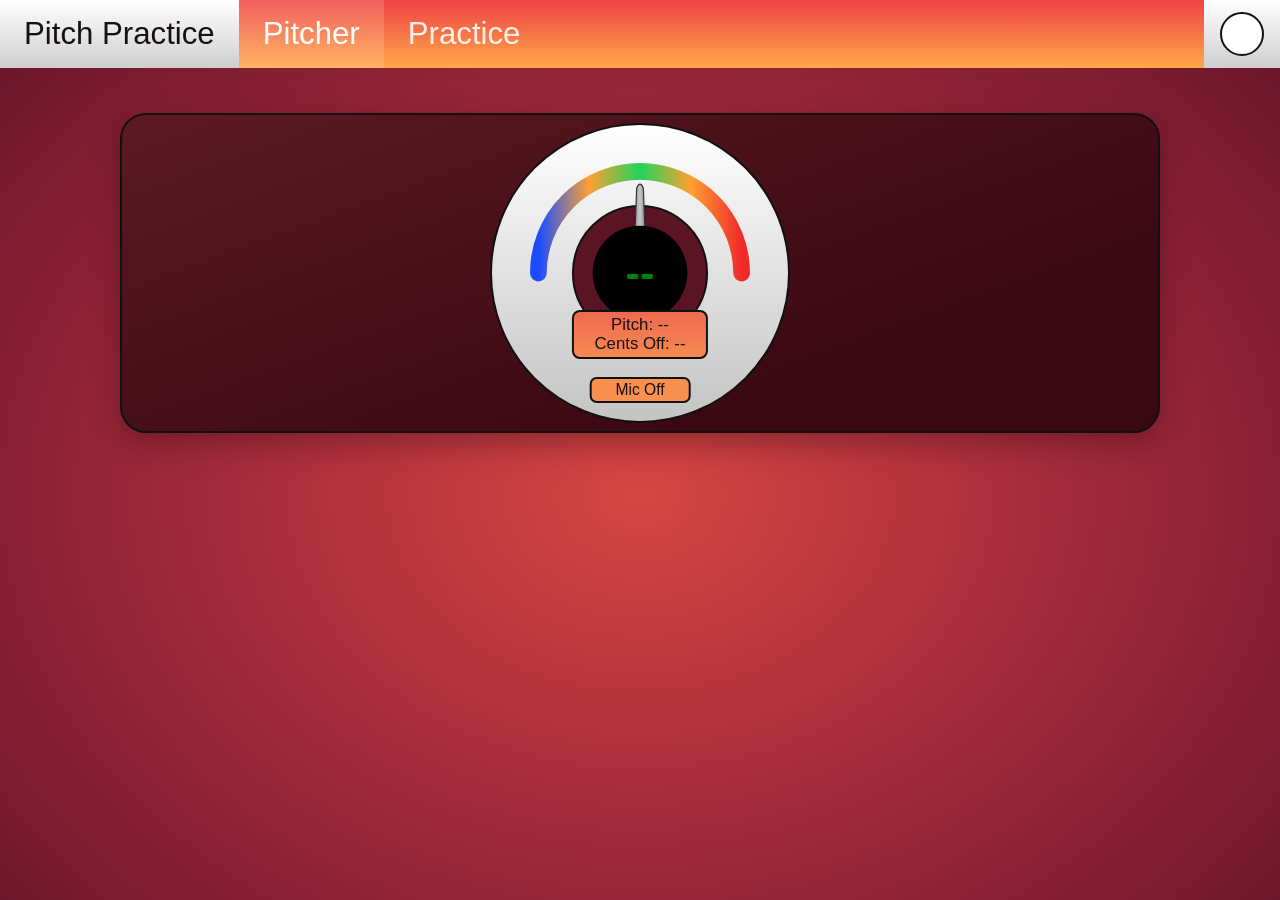
<file: Pitch Getter/index.html>
<!doctype html>
<html lang="en"><head><meta charset="utf-8"><meta name="viewport" content="width=device-width,initial-scale=1"><title>Pitcher · Pitch Practice</title><link rel="stylesheet" href="styles.css"></head>
<body>
<header class="site-header"><a class="brand" href="index.html">Pitch Practice</a><nav class="site-nav"><a href="index.html" class="active">Pitcher</a><a href="practice.html">Practice</a></nav><details class="account-menu"><summary aria-label="Open account menu"></summary><div class="menu-items"><a href="notes.html?group=learning">New Notes</a><a href="notes.html?group=learned">Learned Notes</a><a href="notes.html?group=mastered">Mastered Notes</a><button type="button" data-export-csv>Export CSV</button><label class="menu-file">Import CSV<input type="file" accept=".csv,text/csv" data-import-csv hidden></label><button type="button" data-clear-data>Clear Data</button></div></details></header>
<main><div class="screen-frame pitcher-frame"><div class="gauge" data-gauge>
<svg viewBox="0 0 300 300" aria-hidden="true"><defs>
<linearGradient id="arcg" gradientUnits="userSpaceOnUse" x1="47" y1="0" x2="253" y2="0"><stop offset="0" stop-color="#1a4dff"/><stop offset=".25" stop-color="#ffa033"/><stop offset=".5" stop-color="#1fd45a"/><stop offset=".75" stop-color="#ffa033"/><stop offset="1" stop-color="#f02a2a"/></linearGradient>
<linearGradient id="needleg" x1="0" x2="1"><stop offset="0" stop-color="#8d8d8d"/><stop offset=".5" stop-color="#c8c8c8"/><stop offset="1" stop-color="#7d7d7d"/></linearGradient></defs>
<path d="M47 150A103 103 0 0 1 253 150" fill="none" stroke="url(#arcg)" stroke-width="17" stroke-linecap="round"/>
<circle cx="150" cy="150" r="68" fill="#5a1424" stroke="#111" stroke-width="2"/>
<g id="needle"><path d="M143.5 150L146.6 64Q150 56 153.4 64L156.5 150Z" fill="url(#needleg)" stroke="#333" stroke-width="1.2"/></g>
<circle cx="150" cy="150" r="48" fill="#000"/>
<text id="hubNote" x="150" y="165" text-anchor="middle">--</text></svg>
<div class="gauge-readout"><span data-pitch-text>Pitch: --</span><br><span data-cents-text>Cents Off: --</span></div>
<button type="button" class="gauge-mic" data-mic-toggle aria-pressed="false">Mic Off</button></div></div>
<p class="mic-note" data-mic-status aria-live="polite"></p></main>
<script src="routes.js"></script>
<script src="pages.js"></script>
</body></html>
</file>
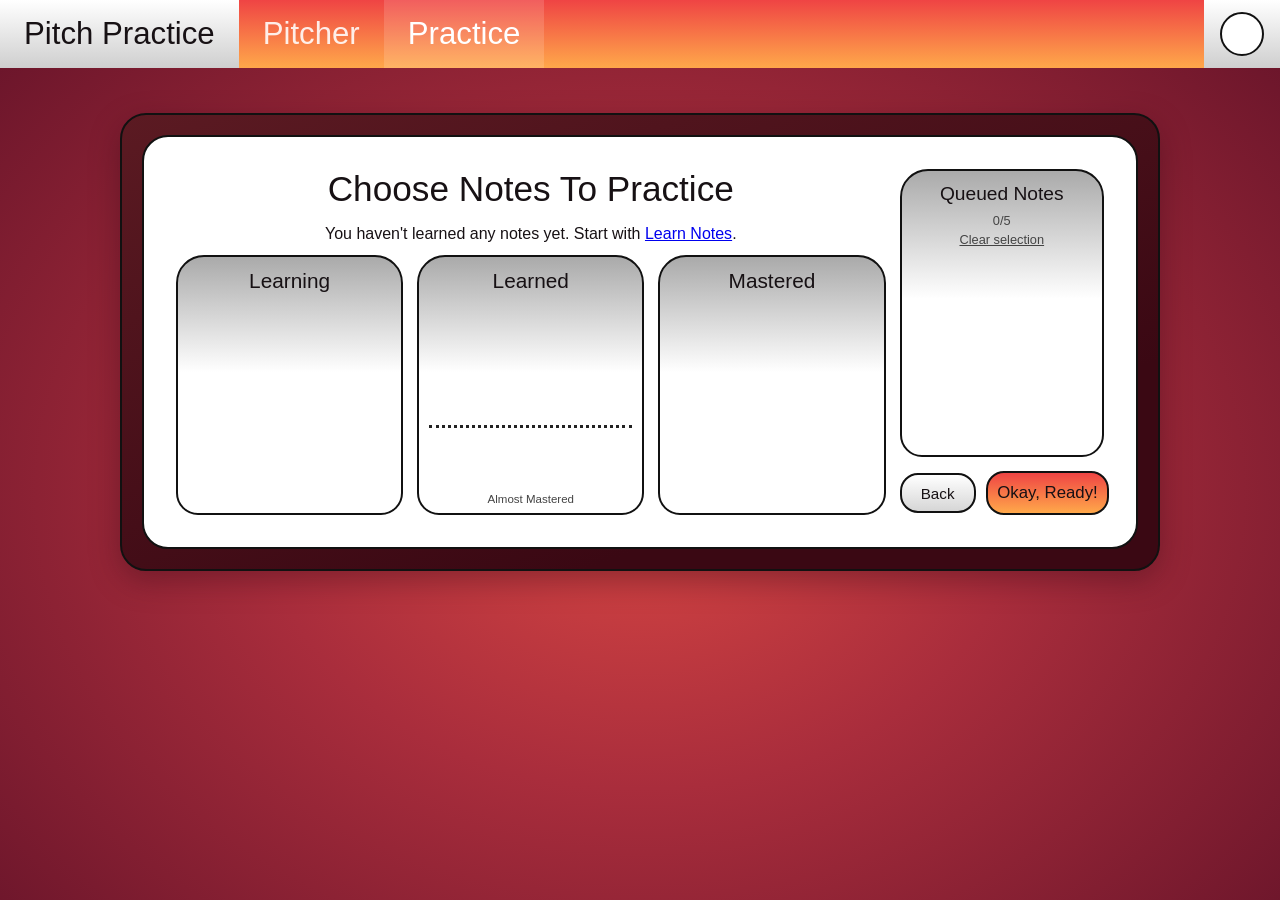
<file: Pitch Getter/choose-notes.html>
<!doctype html>
<html lang="en"><head><meta charset="utf-8"><meta name="viewport" content="width=device-width,initial-scale=1"><title>Choose Notes · Pitch Practice</title><link rel="stylesheet" href="styles.css"></head>
<body>
<header class="site-header"><a class="brand" href="index.html">Pitch Practice</a><nav class="site-nav"><a href="index.html">Pitcher</a><a href="practice.html" class="active">Practice</a></nav><details class="account-menu"><summary aria-label="Open account menu"></summary><div class="menu-items"><a href="notes.html?group=learning">New Notes</a><a href="notes.html?group=learned">Learned Notes</a><a href="notes.html?group=mastered">Mastered Notes</a><button type="button" data-export-csv>Export CSV</button><label class="menu-file">Import CSV<input type="file" accept=".csv,text/csv" data-import-csv hidden></label><button type="button" data-clear-data>Clear Data</button></div></details></header>
<main><div class="screen-frame"><section class="screen plain"><div class="choose-grid">
<h1 class="choose-title">Choose Notes To Practice</h1>
<p class="choose-hint" data-empty-hint hidden>You haven't learned any notes yet. Start with <a href="learn-note.html">Learn Notes</a>.</p>
<section class="note-group"><h2>Learning</h2><div data-note-list="learning"></div><p class="small-copy" data-learn-full hidden>Can't Learn New Notes Until More Notes Are Learned</p></section>
<section class="note-group"><h2>Learned</h2><div data-note-list="learned"></div><div class="almost"><div data-note-list="almost"></div><div class="label">Almost Mastered</div></div></section>
<section class="note-group"><h2>Mastered</h2><div data-note-list="mastered"></div></section>
<div class="right-col"><section class="queue-box"><h2>Queued Notes</h2><ol data-queue></ol><p class="queue-count"><span data-queue-count>0</span>/5</p><button type="button" class="link-btn" data-clear-queue>Clear selection</button></section>
<div class="choose-actions"><a class="button back" href="practice.html">Back</a><button type="button" class="primary" data-ready>Okay, Ready!</button></div></div>
</div></section></div></main>
<script src="routes.js"></script>
<script src="pages.js"></script>
</body></html>
</file>
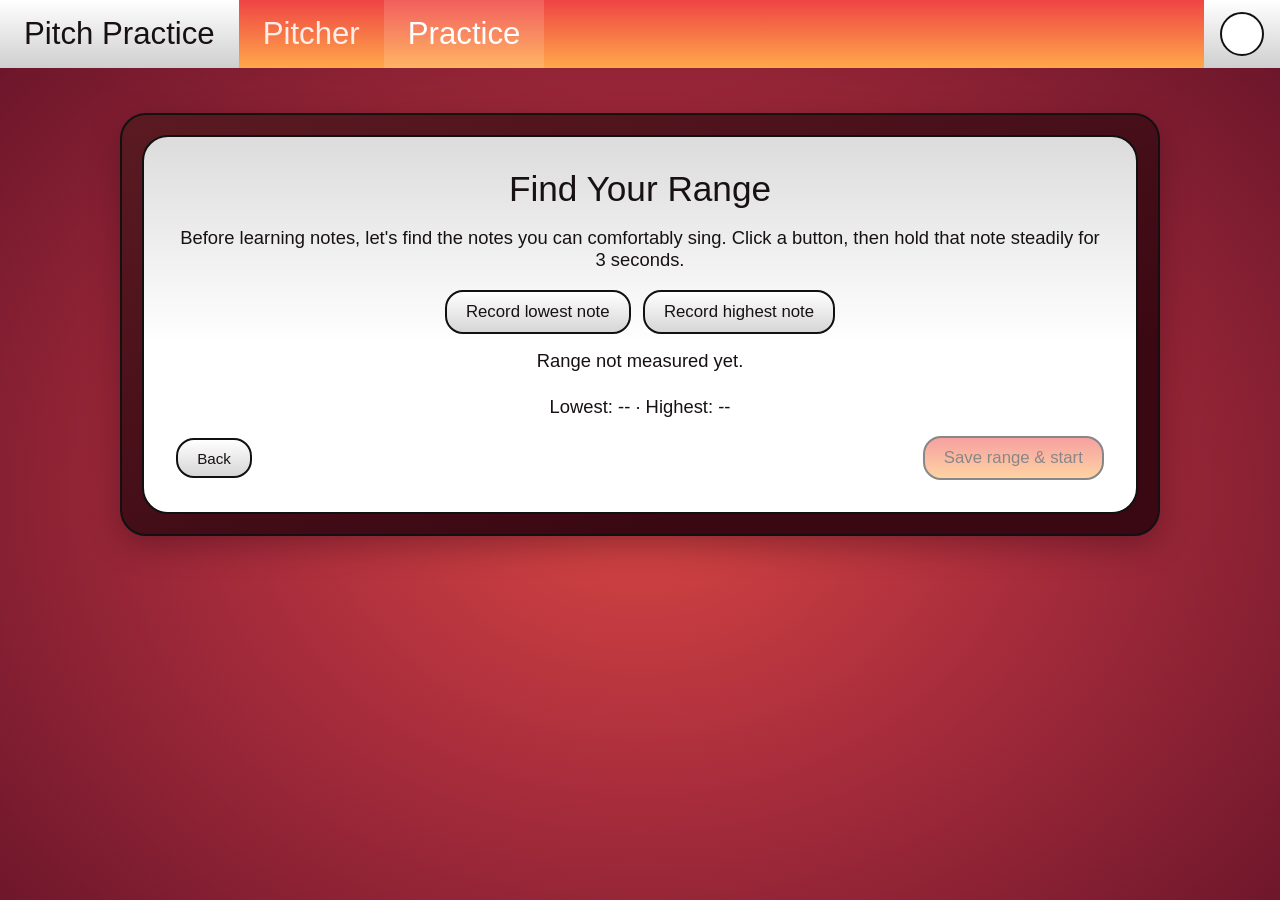
<file: Pitch Getter/learn-note.html>
<!doctype html>
<html lang="en"><head><meta charset="utf-8"><meta name="viewport" content="width=device-width,initial-scale=1"><title>Learn a Note · Pitch Practice</title><link rel="stylesheet" href="styles.css"></head>
<body>
<header class="site-header"><a class="brand" href="index.html">Pitch Practice</a><nav class="site-nav"><a href="index.html">Pitcher</a><a href="practice.html" class="active">Practice</a></nav><details class="account-menu"><summary aria-label="Open account menu"></summary><div class="menu-items"><a href="notes.html?group=learning">New Notes</a><a href="notes.html?group=learned">Learned Notes</a><a href="notes.html?group=mastered">Mastered Notes</a><button type="button" data-export-csv>Export CSV</button><label class="menu-file">Import CSV<input type="file" accept=".csv,text/csv" data-import-csv hidden></label><button type="button" data-clear-data>Clear Data</button></div></details></header>
<main><div class="screen-frame"><section class="screen learn-card" data-learn>
<h1 class="learn-title">Note: <span data-current-note>C4</span></h1>
<div data-staff></div>
<div class="learn-copy"><p>This is Note <span data-current-note>C4</span>.<br>It sounds like this: <button type="button" class="icon-btn" data-hear aria-label="Hear this note"></button></p><p class="feedback" data-feedback>Listen, find its place on the staff, then test your pitch.</p><p class="range-text" data-range-text></p><button type="button" class="link-btn" data-redo-range>Redo my range</button></div>
<div class="note-actions"><a class="button back" href="practice.html" data-back>Back</a><button type="button" data-test>Test It!</button><button type="button" class="primary" data-ready>Okay, Ready!</button></div>
</section>
<section class="screen range-card" data-range hidden><h1>Find Your Range</h1><p>Before learning notes, let's find the notes you can comfortably sing. Click a button, then hold that note steadily for 3 seconds.</p>
<div class="range-buttons"><button type="button" data-range-low>Record lowest note</button><button type="button" data-range-high>Record highest note</button></div>
<p class="feedback" data-range-status>Range not measured yet.</p><p data-range-result></p>
<div class="note-actions"><a class="button back" href="practice.html">Back</a><button type="button" class="primary" data-range-go disabled>Save range &amp; start</button></div></section></div></main>
<script src="routes.js"></script>
<script src="pages.js"></script>
</body></html>
</file>
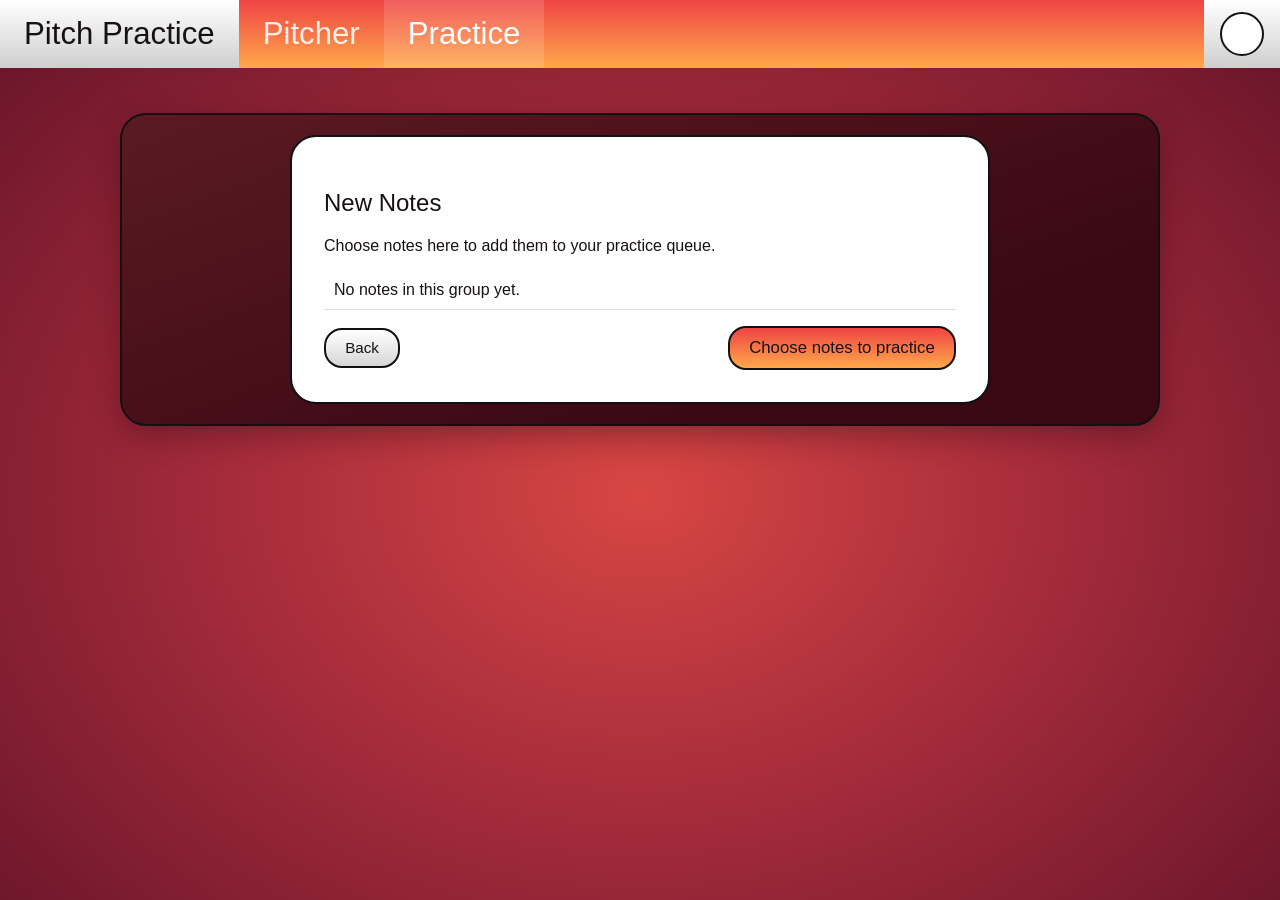
<file: Pitch Getter/notes.html>
<!doctype html>
<html lang="en"><head><meta charset="utf-8"><meta name="viewport" content="width=device-width,initial-scale=1"><title>Notes · Pitch Practice</title><link rel="stylesheet" href="styles.css"></head>
<body>
<header class="site-header"><a class="brand" href="index.html">Pitch Practice</a><nav class="site-nav"><a href="index.html">Pitcher</a><a href="practice.html" class="active">Practice</a></nav><details class="account-menu"><summary aria-label="Open account menu"></summary><div class="menu-items"><a href="notes.html?group=learning">New Notes</a><a href="notes.html?group=learned">Learned Notes</a><a href="notes.html?group=mastered">Mastered Notes</a><button type="button" data-export-csv>Export CSV</button><label class="menu-file">Import CSV<input type="file" accept=".csv,text/csv" data-import-csv hidden></label><button type="button" data-clear-data>Clear Data</button></div></details></header>
<main><div class="screen-frame"><section class="screen plain list-page"><h1 data-list-title>Notes</h1><p>Choose notes here to add them to your practice queue.</p><ul data-all-notes></ul><div class="note-actions"><a class="button back" href="practice.html">Back</a><a class="button primary" href="choose-notes.html?mode=notes">Choose notes to practice</a></div></section></div></main>
<script src="routes.js"></script>
<script src="pages.js"></script>
</body></html>
</file>
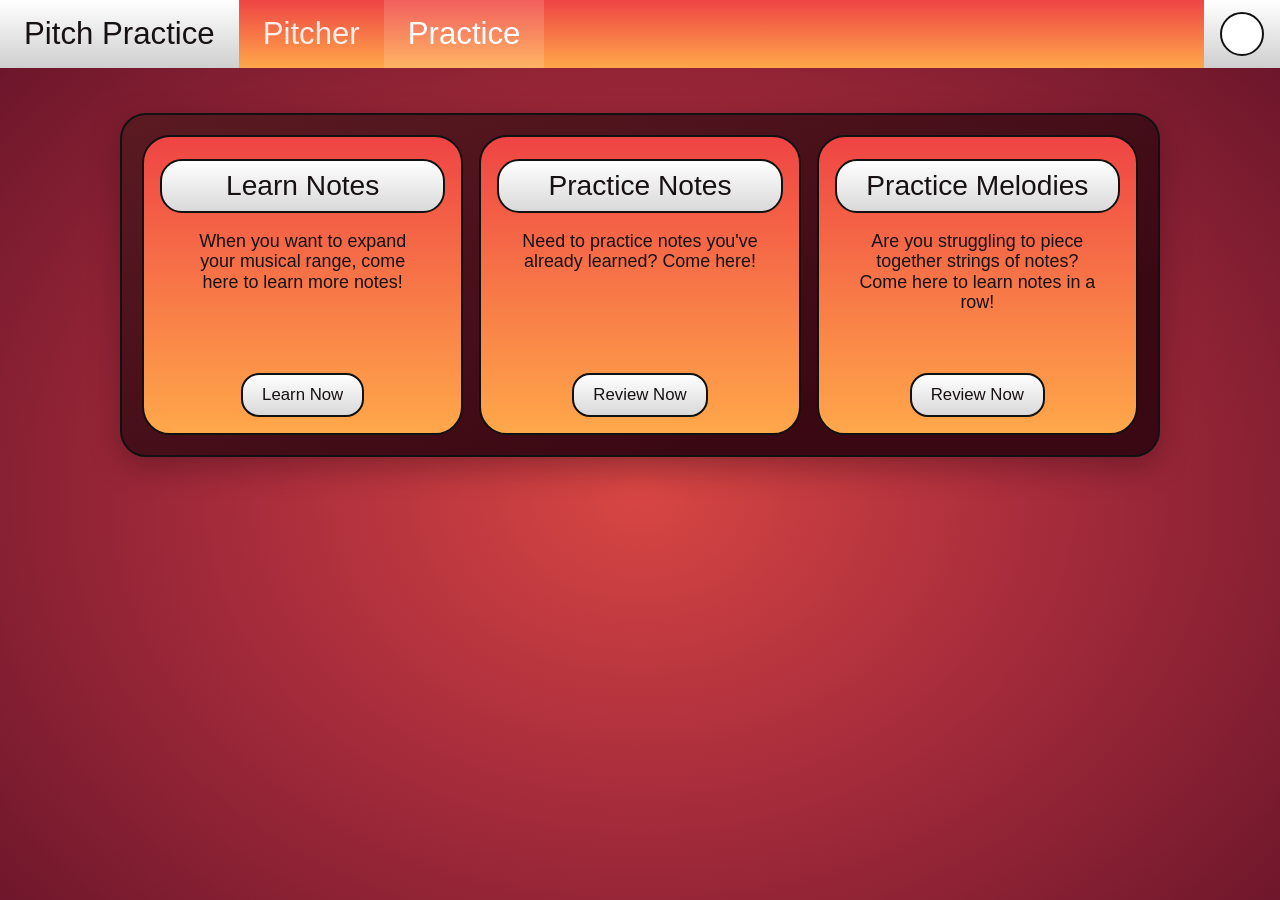
<file: Pitch Getter/practice.html>
<!doctype html>
<html lang="en"><head><meta charset="utf-8"><meta name="viewport" content="width=device-width,initial-scale=1"><title>Practice · Pitch Practice</title><link rel="stylesheet" href="styles.css"></head>
<body>
<header class="site-header"><a class="brand" href="index.html">Pitch Practice</a><nav class="site-nav"><a href="index.html">Pitcher</a><a href="practice.html" class="active">Practice</a></nav><details class="account-menu"><summary aria-label="Open account menu"></summary><div class="menu-items"><a href="notes.html?group=learning">New Notes</a><a href="notes.html?group=learned">Learned Notes</a><a href="notes.html?group=mastered">Mastered Notes</a><button type="button" data-export-csv>Export CSV</button><label class="menu-file">Import CSV<input type="file" accept=".csv,text/csv" data-import-csv hidden></label><button type="button" data-clear-data>Clear Data</button></div></details></header>
<main><div class="screen-frame"><div class="hub-grid">
<article class="hub-card"><h2>Learn Notes</h2><p>When you want to expand your musical range, come here to learn more notes!</p><a class="button" href="learn-note.html">Learn Now</a></article>
<article class="hub-card"><h2>Practice Notes</h2><p>Need to practice notes you've already learned? Come here!</p><a class="button" href="choose-notes.html?mode=notes">Review Now</a></article>
<article class="hub-card"><h2>Practice Melodies</h2><p>Are you struggling to piece together strings of notes? Come here to learn notes in a row!</p><a class="button" href="choose-notes.html?mode=melodies">Review Now</a></article>
</div></div></main>
<script src="routes.js"></script>
<script src="pages.js"></script>
</body></html>
</file>
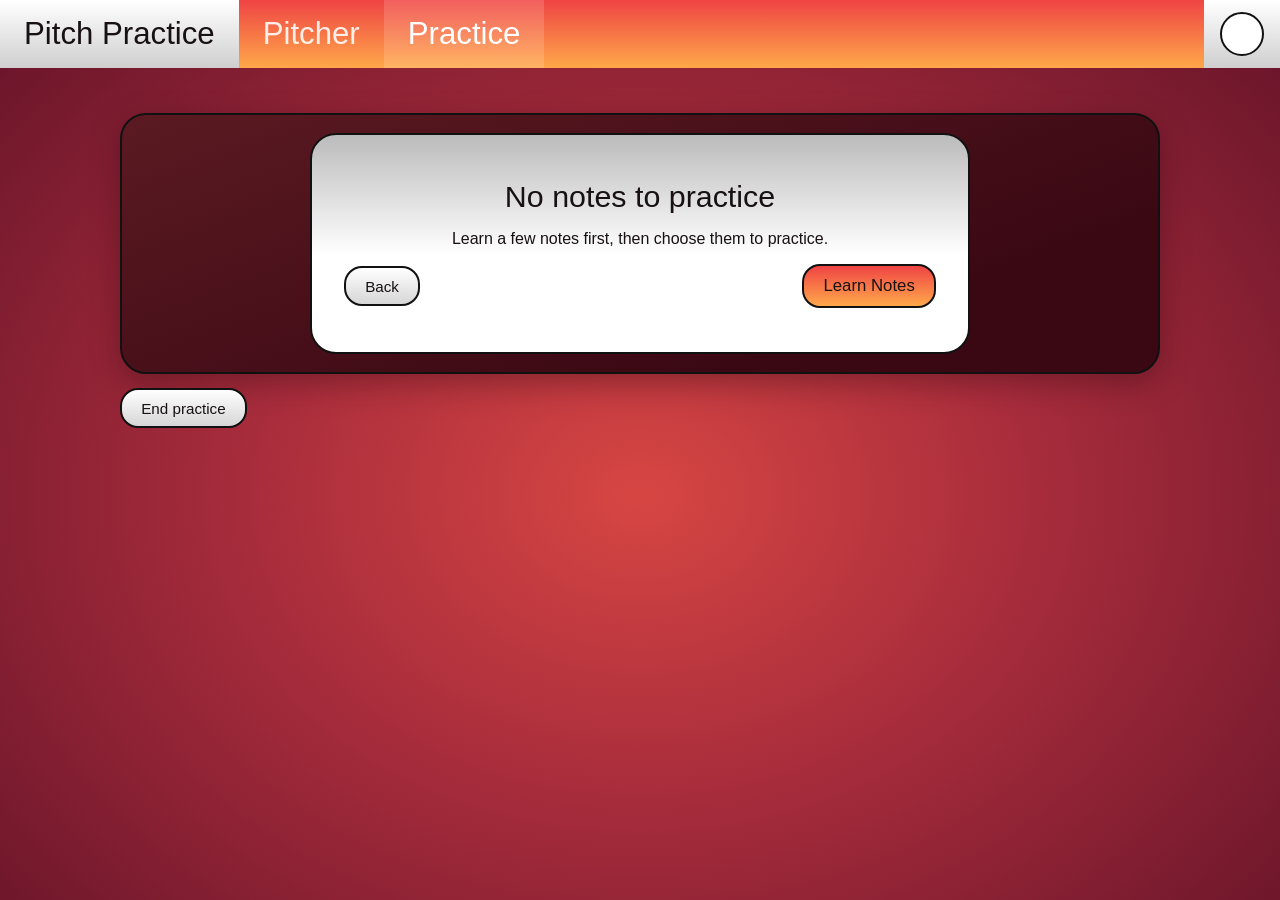
<file: Pitch Getter/review.html>
<!doctype html>
<html lang="en"><head><meta charset="utf-8"><meta name="viewport" content="width=device-width,initial-scale=1"><title>Flashcard Review · Pitch Practice</title><link rel="stylesheet" href="styles.css"></head>
<body>
<header class="site-header"><a class="brand" href="index.html">Pitch Practice</a><nav class="site-nav"><a href="index.html">Pitcher</a><a href="practice.html" class="active">Practice</a></nav><details class="account-menu"><summary aria-label="Open account menu"></summary><div class="menu-items"><a href="notes.html?group=learning">New Notes</a><a href="notes.html?group=learned">Learned Notes</a><a href="notes.html?group=mastered">Mastered Notes</a><button type="button" data-export-csv>Export CSV</button><label class="menu-file">Import CSV<input type="file" accept=".csv,text/csv" data-import-csv hidden></label><button type="button" data-clear-data>Clear Data</button></div></details></header>
<main><div class="screen-frame deck-frame"><div class="deck"><div class="stack left" data-stack="left"></div><article class="flashcard" data-card></article><div class="stack right" data-stack="right"></div></div></div>
<p class="deck-counts" data-counts></p><div class="page-actions"><a class="button back" href="practice.html">End practice</a></div></main>
<script src="routes.js"></script>
<script src="pages.js"></script>
</body></html>
</file>
<file: Pitch Getter/styles.css>
:root{--ink:#171114;--line:#111;--flat:#0000ff;--sharp:#ff0000;--good:#008000;
--grad:linear-gradient(#ef4444,#ffa84a);--pillw:linear-gradient(#fff,#d6d6d6);
font-family:"Ubuntu","Fira Sans","Trebuchet MS","Segoe UI",sans-serif;color:var(--ink)}
*{box-sizing:border-box}
html{background:#6b1426}
body{margin:0;min-height:100vh;font-size:16px;background:radial-gradient(ellipse at 50% 55%,#d74643 0,#a92d3c 42%,#651329 100%) fixed}
.sr-only{position:absolute;width:1px;height:1px;overflow:hidden;clip:rect(0 0 0 0)}
button,input{font:inherit}
button,.button{display:inline-flex;align-items:center;justify-content:center;gap:.4em;min-height:44px;padding:.45rem 1.2rem;color:var(--ink);background:var(--pillw);border:2px solid var(--line);border-radius:18px;cursor:pointer;text-decoration:none;font-weight:300;font-size:1.05rem;transition:filter .15s,transform .15s}
button:hover,.button:hover{filter:brightness(.95);transform:translateY(-1px)}
button:disabled{opacity:.5;cursor:not-allowed}
.primary{background:linear-gradient(#ef4444,#ffa84a)}
.back{min-height:40px;font-size:.95rem}
.icon-btn{min-height:0;padding:0;border:0;background:none;border-radius:6px;color:#666;vertical-align:middle}
.icon-btn:hover{filter:none;color:#171114}
.icon-btn svg{width:34px;height:34px;display:block}

/* header */
.site-header{position:relative;z-index:20;display:flex;height:68px;background:linear-gradient(#fff,#cfcfcf)}
.brand{display:flex;align-items:center;padding:0 clamp(12px,3vw,24px);color:var(--ink);font-size:clamp(1.15rem,3vw,1.95rem);font-weight:300;text-decoration:none;white-space:nowrap}
.site-nav{flex:1;display:flex;background:var(--grad)}
.site-nav a{display:flex;align-items:center;padding:0 clamp(10px,2.6vw,24px);color:rgba(255,255,255,.88);font-size:clamp(1.1rem,3vw,1.95rem);font-weight:300;text-decoration:none}
.site-nav a:hover,.site-nav a.active{color:#fff;background:rgba(255,255,255,.14)}
.account-menu{width:clamp(56px,9vw,76px);align-self:center}
.account-menu summary{display:block;margin:0 auto;width:44px;height:44px;border:2px solid var(--line);border-radius:50%;background:#fff;cursor:pointer;list-style:none}
.account-menu summary::-webkit-details-marker{display:none}
.menu-items{position:absolute;right:0;top:100%;width:160px;padding:6px 0 8px;border-radius:0 0 0 16px;background:linear-gradient(#fff,#e8e8e8);box-shadow:0 8px 20px #26081166}
.menu-items a,.menu-items button{display:block;width:100%;min-height:0;border:0;border-radius:0;padding:7px 14px;text-align:left;text-decoration:none;color:var(--ink);background:transparent;font-size:1.05rem;font-weight:300;transform:none;filter:none}
.menu-items a:hover,.menu-items button:hover{color:#fff;background:#171114}

/* frames */
main{width:min(1040px,calc(100% - 32px));margin:clamp(20px,5vh,48px) auto}
.screen-frame{padding:clamp(10px,2vw,20px);border:2px solid var(--line);border-radius:26px;background:linear-gradient(160deg,#5b1a22,#3a0813 75%);box-shadow:0 10px 30px #390b1766}
.screen{padding:clamp(18px,3vw,32px);border:2px solid var(--line);border-radius:26px;background:linear-gradient(#dcdcdc,#fff 55%)}
.screen.plain{background:#fff}
h1,h2{font-weight:300}
.feedback{min-height:1.5em;margin:.4rem 0;font-weight:500}
.feedback.flat{color:var(--flat)}.feedback.sharp{color:var(--sharp)}.feedback.good{color:var(--good)}
.note-actions{display:flex;flex-wrap:wrap;align-items:center;justify-content:flex-end;gap:12px}
.note-actions .back{margin-right:auto}

/* pitcher */
.pitcher-frame{display:grid;place-items:center;padding:8px}
.gauge{--d:min(300px,78vw);position:relative;width:var(--d);aspect-ratio:1;border:2px solid var(--line);border-radius:50%;background:linear-gradient(#fff,#c4c4c4)}
.gauge svg{position:absolute;inset:0;width:100%;height:100%}
#needle{transform-origin:150px 150px;transition:transform .12s linear}
#hubNote{font:700 44px "Arial Narrow","Ubuntu Condensed",Arial,sans-serif;fill:rgb(0,128,0)}
.gauge-readout{position:absolute;left:50%;top:62.5%;width:46%;transform:translateX(-50%);padding:.25em .2em;border:2px solid var(--line);border-radius:8px;background:linear-gradient(#ee6a50,#f58a4f);text-align:center;line-height:1.1;font-size:calc(var(--d)*.056);white-space:nowrap}
.gauge-mic{position:absolute;left:50%;top:85%;transform:translateX(-50%);min-height:0;width:34%;padding:.15em .2em;border-radius:7px;background:#f89150;font-size:calc(var(--d)*.052)}
.gauge-mic:hover{transform:translateX(-50%)}
.mic-note{margin:10px 0 0;color:#fff;text-align:center;min-height:1.4em}

/* practice hub */
.hub-grid{display:grid;grid-template-columns:repeat(3,minmax(0,1fr));gap:16px}
.hub-card{display:flex;flex-direction:column;align-items:center;min-height:300px;padding:16px;border:2px solid var(--line);border-radius:28px;background:var(--grad);text-align:center;transition:background .15s}
.hub-card h2{width:100%;margin:6px 0 0;padding:10px 8px;border:2px solid var(--line);border-radius:22px;background:linear-gradient(#fff,#d9d9d9);font-size:clamp(1.3rem,2.2vw,1.8rem);line-height:1.05}
.hub-card p{flex:1;max-width:24ch;margin:18px 0;font-size:1.12rem;line-height:1.15}
.hub-card .button{background:linear-gradient(#fff,#d9d9d9)}
.hub-card:hover,.hub-card:focus-within{background:linear-gradient(#bdbdbd,#fff 60%)}
.hub-card:hover h2,.hub-card:focus-within h2{background:linear-gradient(#ef4444,#ffa84a)}
.hub-card:hover .button,.hub-card:focus-within .button{background:linear-gradient(#ef4444,#ffa84a)}

/* staff */
.staff-svg{display:block;width:100%;height:auto;overflow:visible}
.staff-svg .sl{stroke:#222;stroke-width:1.2}
.staff-svg .clef{font-size:64px;fill:#111;font-family:"Noto Music","Segoe UI Symbol","Apple Symbols","Symbola",serif}
.staff-svg .acc{fill:currentColor;font-size:20px}
.note{color:#111}.note.flat{color:var(--flat)}.note.sharp{color:var(--sharp)}.note.good{color:var(--good)}.note.miss{color:#888}
.note.user{opacity:.95}

/* learn */
.learn-card{display:grid;grid-template-columns:minmax(200px,1fr) 1fr;gap:12px 36px;align-items:center}
.learn-title{grid-column:1/-1;margin:0;font-size:clamp(1.5rem,3.4vw,2.2rem)}
.learn-copy{font-size:clamp(1.1rem,2.4vw,1.5rem);line-height:1.2}
.learn-copy p{margin:0 0 .6rem}
.learn-card .note-actions{grid-column:1/-1}

/* flashcards */
.deck-frame{overflow:hidden;padding:clamp(10px,2vw,18px) 0}
.deck{display:grid;grid-template-columns:minmax(0,1fr) minmax(0,660px) minmax(0,1fr);align-items:stretch}
.stack{position:relative}
.sliver{position:absolute;top:calc(var(--i)*9px + 12px);bottom:calc(var(--i)*9px + 12px);width:86px;border:2px solid var(--line);background:linear-gradient(#bdbdbd,#fff 65%);z-index:calc(10 - var(--i))}
.stack.left .sliver{right:calc(var(--i)*26px - 24px);border-radius:26px 0 0 26px}
.stack.right .sliver{left:calc(var(--i)*26px - 24px);border-radius:0 26px 26px 0}
.stack-count{position:absolute;z-index:12;top:50%;transform:translateY(-50%);font-size:1.5rem;color:#444}
.stack.left .stack-count{right:calc(100% - 70px)}.stack.right .stack-count{left:calc(100% - 70px)}
.flashcard{position:relative;z-index:20;padding:clamp(14px,2.4vw,26px);border:2px solid var(--line);border-radius:26px;background:linear-gradient(#bbb,#fff 55%);text-align:center}
.flashcard h2{margin:0 0 8px;font-size:clamp(1.4rem,3vw,1.9rem)}
.card-body{display:grid;grid-template-columns:minmax(140px,1.15fr) 1fr;gap:12px 20px;align-items:center;text-align:left}
.card-side{display:flex;flex-direction:column;gap:8px;align-items:flex-start;font-size:1.15rem;line-height:1.1}
.card-side p{margin:0}
.pill.small{min-height:34px;padding:.15rem 1rem;border-radius:16px}
.test{align-self:flex-end;margin-top:8px}
.deck-counts{margin:12px 0 0;color:#fff;text-align:center}
.page-actions{display:flex;justify-content:flex-start;margin-top:14px}
.done-box{padding:18px 6px}.done-box ul{list-style:none;padding:0;margin:.8rem 0}

/* choose notes */
.choose-grid{display:grid;grid-template-columns:repeat(3,minmax(0,1fr)) minmax(170px,.9fr);gap:12px 14px}
.choose-title{grid-column:1/4;margin:0 0 4px;text-align:center;font-size:clamp(1.5rem,3.2vw,2.2rem)}
.choose-hint{grid-column:1/4;margin:0;text-align:center}
.note-group{display:flex;flex-direction:column;min-height:260px;padding:10px 10px 8px;border:2px solid var(--line);border-radius:28px 28px 22px 22px;background:linear-gradient(#aaa,#fff 45%)}
.note-group h2{margin:2px 0 8px;text-align:center;font-size:1.3rem}
.note-group .small-copy{margin:auto 0 0;text-align:center;font-size:.72rem;line-height:1.1;color:#444}
.almost{margin-top:auto;border-top:3px dotted #222;padding-top:4px;min-height:80px;display:flex;flex-direction:column}
.almost .label{margin-top:auto;text-align:center;font-size:.72rem;color:#444}
.note-chip{display:flex;width:100%;min-height:32px;margin:3px 0;padding:3px 8px;border:1px solid #888;border-radius:10px;background:#fff;font-size:.95rem;justify-content:flex-start}
.note-chip[aria-pressed="true"]{color:#fff;background:#661329}
.right-col{grid-column:4;grid-row:1/4;display:flex;flex-direction:column;gap:14px}
.queue-box{flex:1;min-height:200px;padding:10px;border:2px solid var(--line);border-radius:28px 28px 22px 22px;background:linear-gradient(#aaa,#fff 45%);text-align:center}
.queue-box h2{margin:2px 0 6px;font-size:1.2rem}
.queue-box ol{margin:0;padding-left:1.4rem;text-align:left}
.queue-count{margin:8px 0 2px;font-size:.8rem;color:#444}
.link-btn{min-height:0;padding:0;border:0;background:none;text-decoration:underline;font-size:.8rem;color:#444}
.choose-actions{display:flex;gap:10px;align-items:center}.choose-actions .primary{flex:1;white-space:nowrap;padding:.45rem .6rem}
.choose-actions .back{margin-right:auto}
.list-page{max-width:700px;margin:auto}
.list-page li{display:flex;justify-content:space-between;align-items:center;padding:10px;border-bottom:1px solid #ddd}
.list-page ul{padding:0;list-style:none}

@media(max-width:760px){
.site-header{height:60px}
.hub-grid{grid-template-columns:1fr}.hub-card{min-height:230px}
.learn-card{grid-template-columns:1fr}
.deck{grid-template-columns:minmax(0,1fr);padding:0 10px}.stack{display:none}
.card-body{grid-template-columns:1fr}
.choose-grid{grid-template-columns:repeat(2,1fr)}
.choose-title,.choose-hint{grid-column:1/-1}.right-col{grid-column:1/-1;grid-row:auto}
}

.menu-items label.menu-file{display:block;padding:7px 14px;cursor:pointer;color:var(--ink);font-size:1.05rem;font-weight:300}
.menu-items label.menu-file:hover{color:#fff;background:#171114}
.range-card h1{text-align:center;font-size:clamp(1.5rem,3.4vw,2.2rem);margin:0 0 .6rem}
.range-card p{text-align:center;font-size:1.15rem}
.range-buttons{display:flex;flex-wrap:wrap;justify-content:center;gap:12px;margin:1rem 0}
.learn-copy .link-btn{display:block;margin-top:.4rem}
[hidden]{display:none!important}

.answer-input{width:8.5em;min-height:34px;padding:.15rem .8rem;border:2px solid var(--line);border-radius:16px;background:var(--pillw);text-align:center;font-weight:300;font-size:1.05rem;color:var(--ink)}
.answer-input:disabled{opacity:1;color:var(--ink)}
.answer-hint{font-size:.72rem;color:#555}
.range-text{margin:.2rem 0 0;font-size:.85rem;color:#444;text-align:center}
.learn-copy .range-text{text-align:left}
</file>
